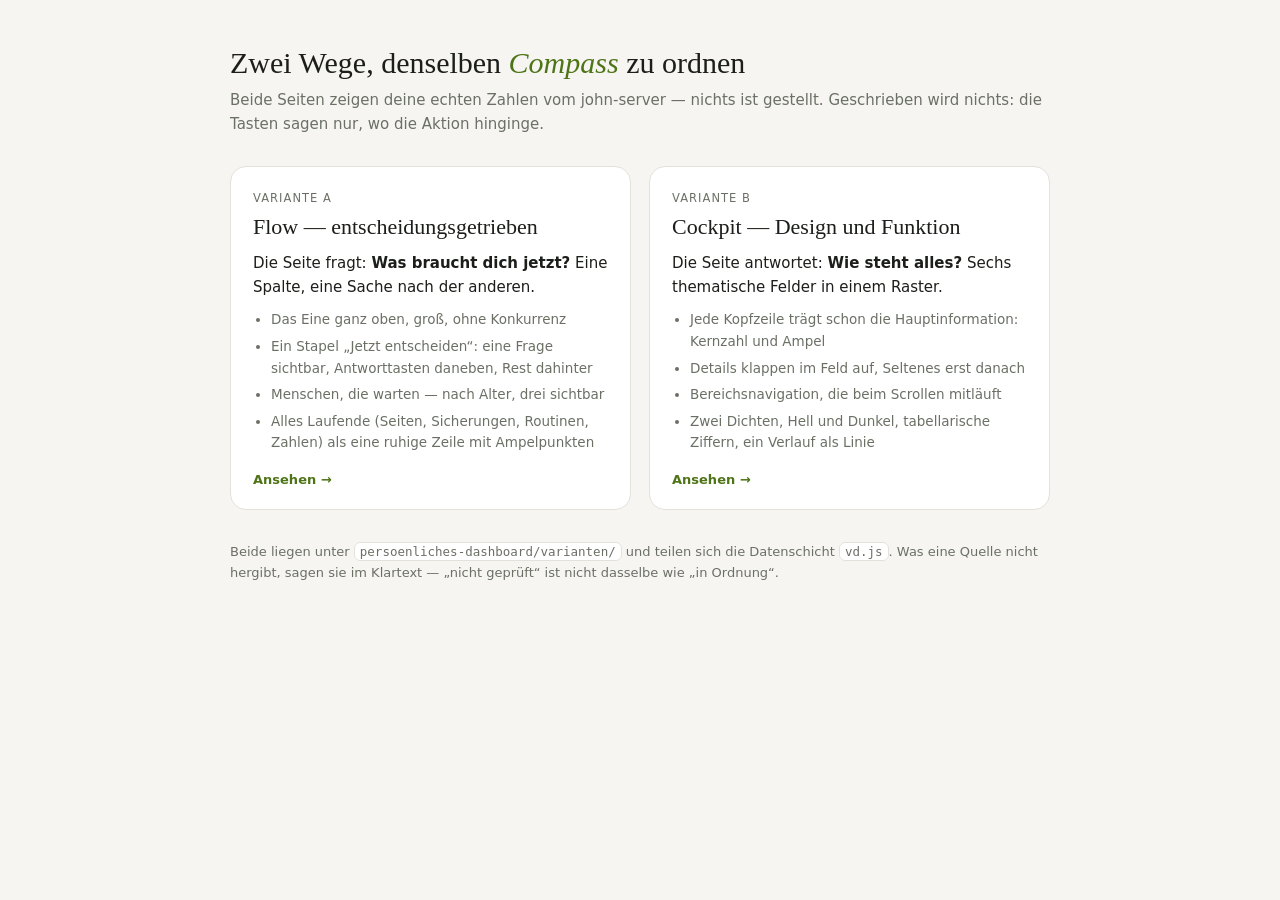
<file: varianten/index.html>
<!doctype html>
<html lang="de">
<head>
<meta charset="utf-8">
<meta name="viewport" content="width=device-width,initial-scale=1">
<title>Zwei Varianten für den Compass</title>
<style>
  :root{ --bg:#f6f5f2; --panel:#fff; --ink:#1c1e1a; --sub:#6b7065; --line:#e3e1d9; --akzent:#4f7418;
         --serif:"Iowan Old Style","Palatino Linotype",Georgia,serif;
         --sans:system-ui,-apple-system,"Segoe UI",Roboto,sans-serif; }
  @media (prefers-color-scheme:dark){ :root{ --bg:#14160f; --panel:#1c1f18; --ink:#eceade; --sub:#9aa091;
         --line:#2e3327; --akzent:#93c25a; } }
  *{box-sizing:border-box} body{margin:0;background:var(--bg);color:var(--ink);font:15px/1.6 var(--sans)}
  .wrap{max-width:860px;margin:0 auto;padding:44px 20px 80px}
  h1{font:400 30px/1.25 var(--serif);margin:0 0 6px} h1 em{font-style:italic;color:var(--akzent)}
  .unter{color:var(--sub);margin:0 0 30px}
  .paar{display:grid;grid-template-columns:1fr 1fr;gap:18px}
  @media (max-width:760px){ .paar{grid-template-columns:1fr} }
  a.karte{display:block;text-decoration:none;color:inherit;background:var(--panel);border:1px solid var(--line);
          border-radius:16px;padding:22px 22px 18px;transition:border-color .15s,transform .15s}
  a.karte:hover{border-color:var(--akzent);transform:translateY(-2px)}
  .marke{font-size:11.5px;letter-spacing:.09em;text-transform:uppercase;color:var(--sub)}
  h2{font:400 22px/1.3 var(--serif);margin:6px 0 10px}
  ul{margin:10px 0 0;padding-left:18px;font-size:13.5px;color:var(--sub)} li{margin-bottom:5px}
  .los{margin-top:16px;font-size:13px;color:var(--akzent);font-weight:600}
  .fuss{margin-top:32px;font-size:13px;color:var(--sub)}
  code{font-size:12.5px;background:var(--panel);border:1px solid var(--line);border-radius:6px;padding:1px 5px}
</style>
</head>
<body>
<div class="wrap">
  <h1>Zwei Wege, denselben <em>Compass</em> zu ordnen</h1>
  <p class="unter">Beide Seiten zeigen deine echten Zahlen vom john-server — nichts ist gestellt.
     Geschrieben wird nichts: die Tasten sagen nur, wo die Aktion hinginge.</p>

  <div class="paar">
    <a class="karte" href="./flow.html">
      <div class="marke">Variante A</div>
      <h2>Flow — entscheidungsgetrieben</h2>
      <div>Die Seite fragt: <b>Was braucht dich jetzt?</b> Eine Spalte, eine Sache nach der anderen.</div>
      <ul>
        <li>Das Eine ganz oben, groß, ohne Konkurrenz</li>
        <li>Ein Stapel „Jetzt entscheiden“: eine Frage sichtbar, Antworttasten daneben, Rest dahinter</li>
        <li>Menschen, die warten — nach Alter, drei sichtbar</li>
        <li>Alles Laufende (Seiten, Sicherungen, Routinen, Zahlen) als eine ruhige Zeile mit Ampelpunkten</li>
      </ul>
      <div class="los">Ansehen →</div>
    </a>

    <a class="karte" href="./cockpit.html">
      <div class="marke">Variante B</div>
      <h2>Cockpit — Design und Funktion</h2>
      <div>Die Seite antwortet: <b>Wie steht alles?</b> Sechs thematische Felder in einem Raster.</div>
      <ul>
        <li>Jede Kopfzeile trägt schon die Hauptinformation: Kernzahl und Ampel</li>
        <li>Details klappen im Feld auf, Seltenes erst danach</li>
        <li>Bereichsnavigation, die beim Scrollen mitläuft</li>
        <li>Zwei Dichten, Hell und Dunkel, tabellarische Ziffern, ein Verlauf als Linie</li>
      </ul>
      <div class="los">Ansehen →</div>
    </a>
  </div>

  <div class="fuss">Beide liegen unter <code>persoenliches-dashboard/varianten/</code> und teilen sich
    die Datenschicht <code>vd.js</code>. Was eine Quelle nicht hergibt, sagen sie im Klartext —
    „nicht geprüft“ ist nicht dasselbe wie „in Ordnung“.</div>
</div>
</body>
</html>
</file>
